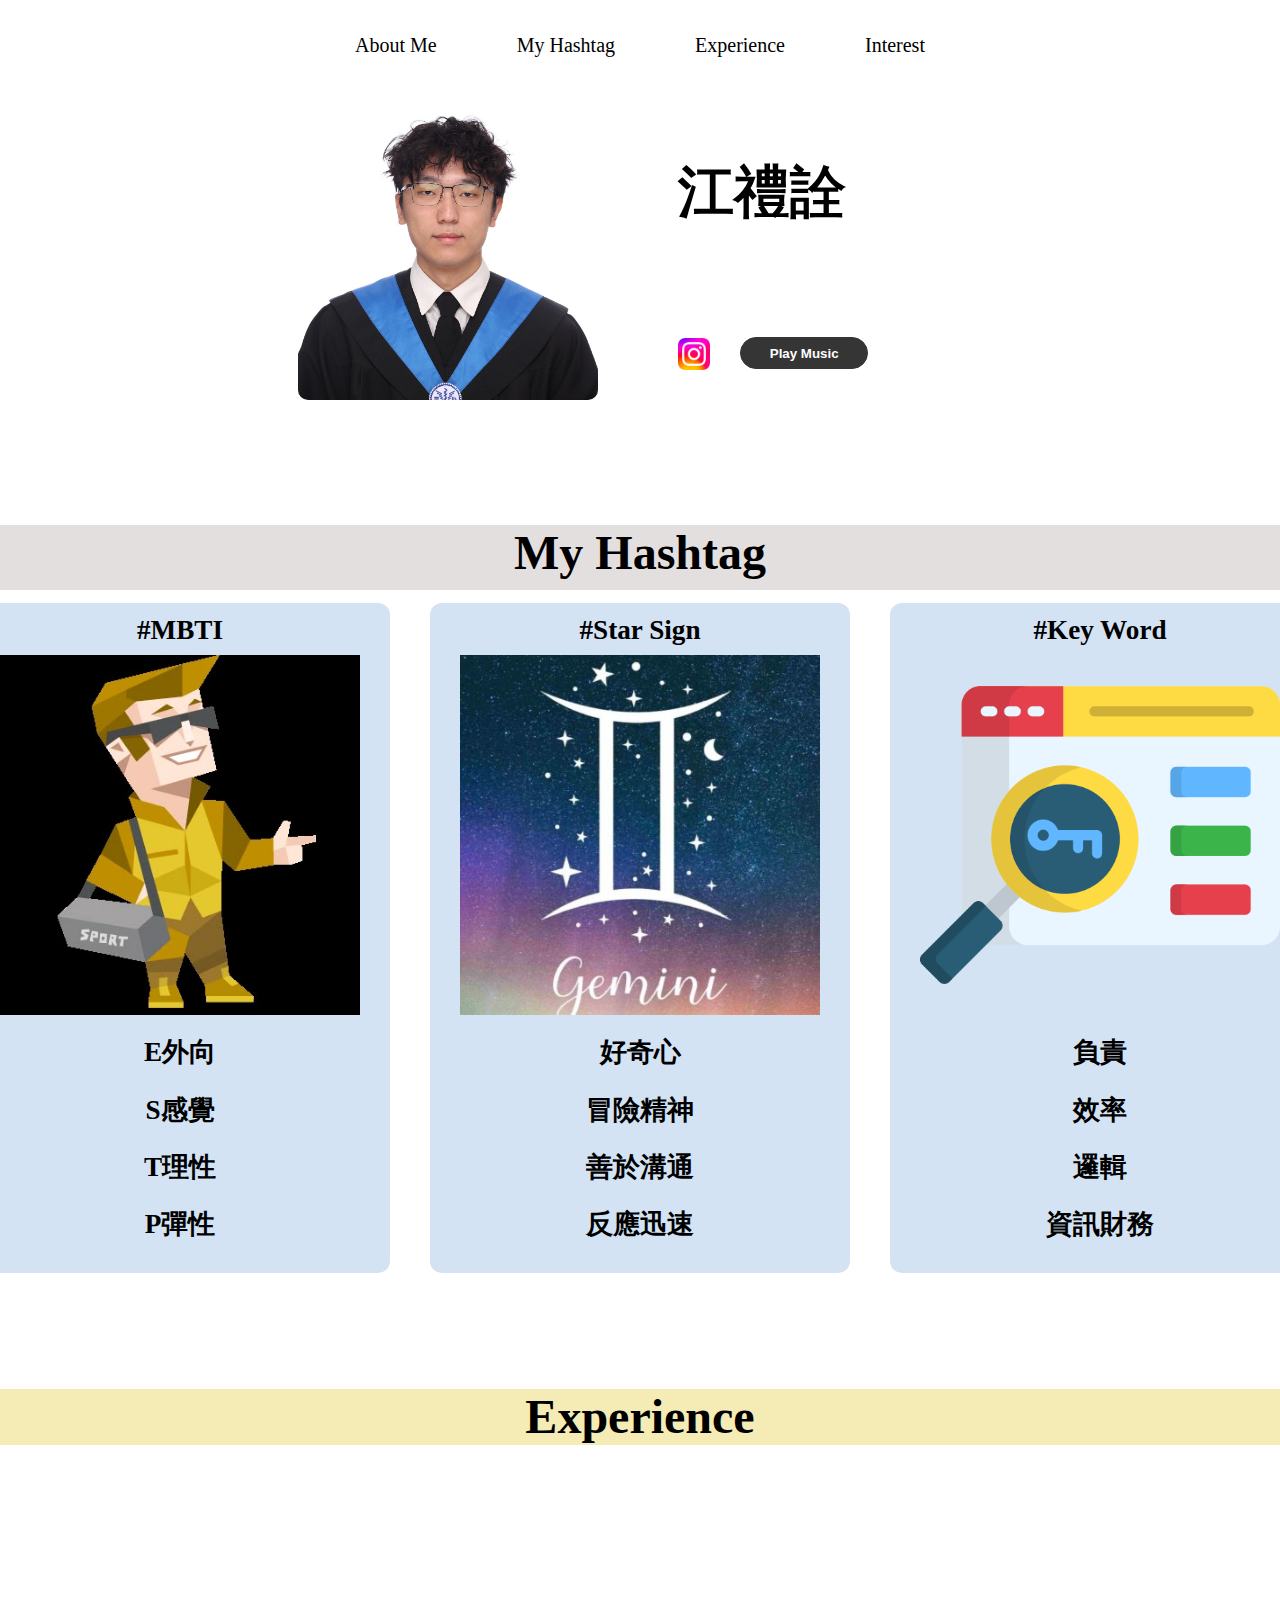
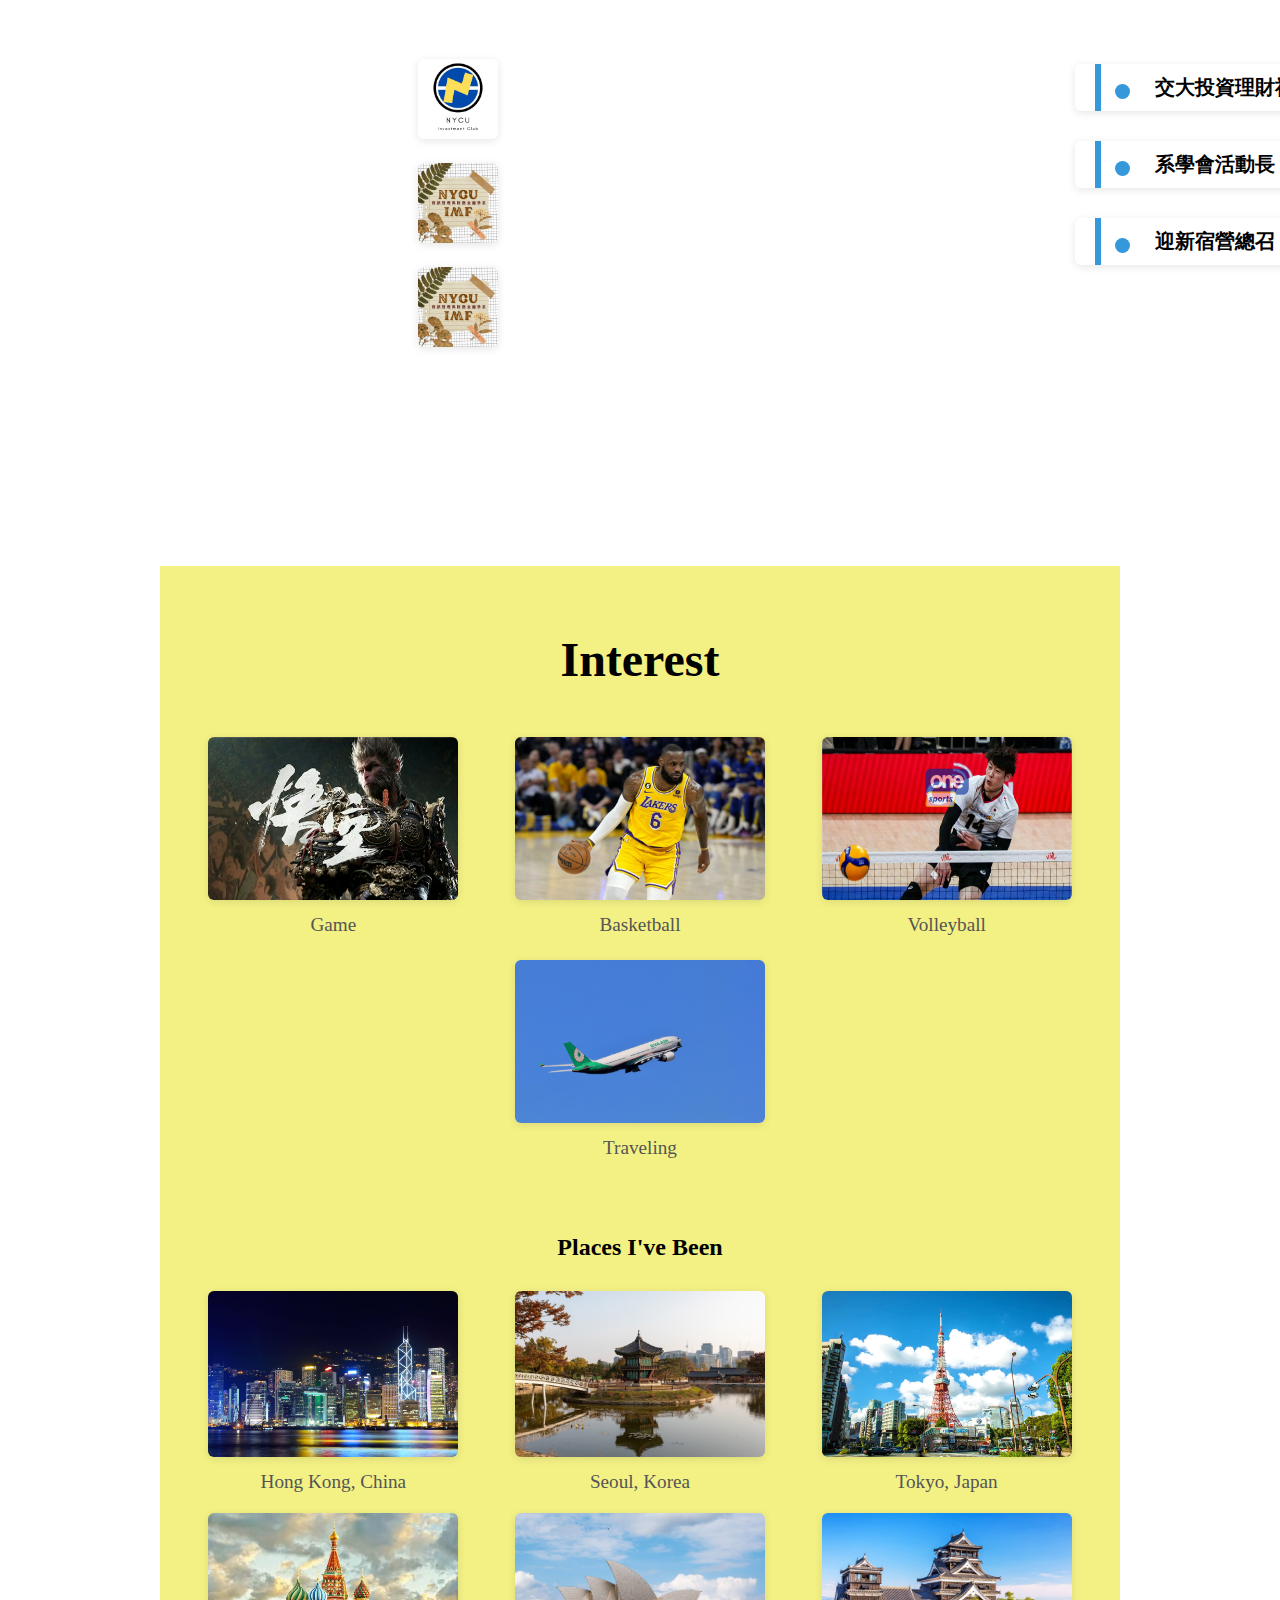
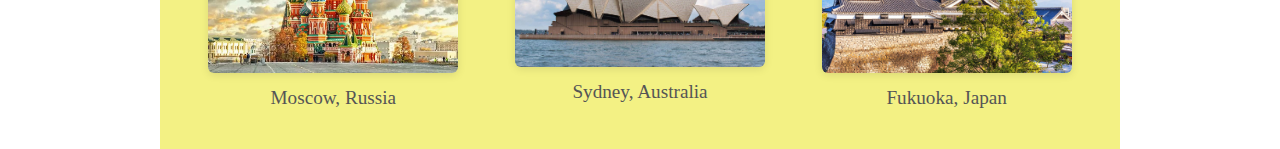
<file: index.html>
<!DOCTYPE html>
<html>
    <head>
        <meta charset="utf-8">
        <title>My homepage</title>
        <meta name="viewport" content="width=device-width, initial-scale=1.0"/>
        <link rel="stylesheet" href="stle.css"/>
    </head>
    <body>      
        <nav id="desktop-nav">
            <div>
                <ul class="nav-links">
                    <li><a href="#profile">About Me</a></li>
                    <li><a href="#Hashtag">My Hashtag</a></li>
                    <li><a href="#Experience">Experience</a></li>
                    <li><a href="#interest">Interest</a></li>
                </ul>
            </div>
        </nav>
        <section id="profile">
            <div class="pic-container">
                <img src="self.jpg" alt="selfie">
            </div>
            <div class="profiletext">
                <h3>Hello, It's Me</h3>
                <h1>江禮詮</h1>
                <h3>I'm from <span>NYCU IMF</span> </h3>
                <h3>You can call me <span>John</span> </h3>
                <div class="myself">
                    <div id="social-container">
                        <img src="ig.jpg" 
                        alt="instagramk" 
                        class="icon" 
                        onclick="location.href='https://www.instagram.com/jonhnnychiang/'"/>
                    </div>
                    <div class="music">
                        <audio id="myAudio">
                        <source src="music.mp3" type="audio/mpeg">
                            Your browser does not support the audio element.
                        </audio>
                        <button class="musicbutton" onclick="playPauseMusic()">Play Music</button>
                    </div>
                </div>
            </div> 
        </section>
        <section id="Hashtag">
            <h1 class="title">My Hashtag</h1>
            <div class="hashblock">
                <div class="block">
                    <h2>#MBTI</h2>
                    <img src="ESTP.jpg" alt="ESTP">
                    <h3>E外向</h3>
                    <h3>S感覺</h3>
                    <h3>T理性</h3>
                    <h3>P彈性</h3>
                </div>
                <div class="block">
                    <h2>#Star Sign</h2>
                    <img src="gemini.jpg" alt="Gemini">
                    <h3>好奇心</h3>
                    <h3>冒險精神</h3>
                    <h3>善於溝通</h3>
                    <h3>反應迅速</h3>
                </div>
                <div class="block">
                    <h2>#Key Word</h2>
                    <img src="keyword.png" alt="Key word">
                    <h3>負責</h3>
                    <h3>效率</h3>
                    <h3>邏輯</h3>
                    <h3>資訊財務</h3>
                </div>
            </div>
        </section>
        <section id="Experience">
            <h1 class="exti">Experience</h1>
            <div class="expcontainer">
                <div class="schoolpics">
                    <div class="schoolpic">
                        <img src="Invest.jpg" alt="NYCU Investment Club"
                        onclick="location.href='https://www.instagram.com/nycu_ic_2021/'">
                    </div>
                    <div class="schoolpic">
                        <img src="NYCUIMF.jpg" alt="NYCUIMF"
                        onclick="location.href='https://www.instagram.com/nycu_imf/'">
                    </div>
                    <div class="schoolpic">
                        <img src="NYCUIMF.jpg" alt="NYCUIMF"
                        onclick="location.href='https://www.instagram.com/nycu_imf/'">
                    </div>
                </div>
                <div class="timeline">
                    <div class="timeline-item">
                        <div class="timeline-content">
                            <h3>交大投資理財社人資部長</h3>
                        </div>
                    </div>
                    <div class="timeline-item">
                        <div class="timeline-content">
                            <h3>系學會活動長</h3>                         
                        </div>
                    </div>
                    <div class="timeline-item">
                        <div class="timeline-content">
                            <h3>迎新宿營總召</h3>
                        </div>
                    </div>
                </div>
                
            </div>

        </section>
            
        
        
        <section id="interest">
            <h1 class="title3">Interest</h1>
            <div class="int">
                <div class="interestbox">
                    <div class="intpic">
                        <img src="game.jpg" alt="game">
                        <p>Game<p>
                    </div>
                    <div class="intpic">
                        <img src="basketball.jpg" alt="basketball">
                        <p>Basketball</p>
                    </div>
                    <div class="intpic">
                        <img src="volleyball.jpg" alt="volleyball">
                        <p>Volleyball</p>
                    </div>
                    <div class="intpic">
                        <img src="travel.jpg" alt="travel">
                        <p>Traveling</p>
                    </div>              
                </div>
                <div class="places">
                    <h2 class="subtitle">Places I've Been</h2>
                    <div class="placebox">
                        <div class="place">
                            <img src="hongkong.jpg" alt="Hong Kong">
                            <p>Hong Kong, China</p>
                        </div>
                        <div class="place">
                            <img src="Korea3.jpg" alt="Korea">
                            <p>Seoul, Korea</p>
                        </div>
                        <div class="place">
                            <img src="tokyo.jpg" alt="Tokyo">
                            <p>Tokyo, Japan</p>
                        </div>
                        <div class="place">
                            <img src="coscow.jpg" alt="Moscow">
                            <p>Moscow, Russia</p>
                        </div>
                        <div class="place">
                            <img src="sydney.jpg" alt="Sydney">
                            <p>Sydney, Australia</p>
                        </div>
                        <div class="place">
                            <img src="fukuoka.jpg" alt="Fukuoka">
                            <p>Fukuoka, Japan</p>
                        </div>
                    </div>
            </div>
        </section>
        <script src="js.js"></script>
        
    </body>
</html>
</file>
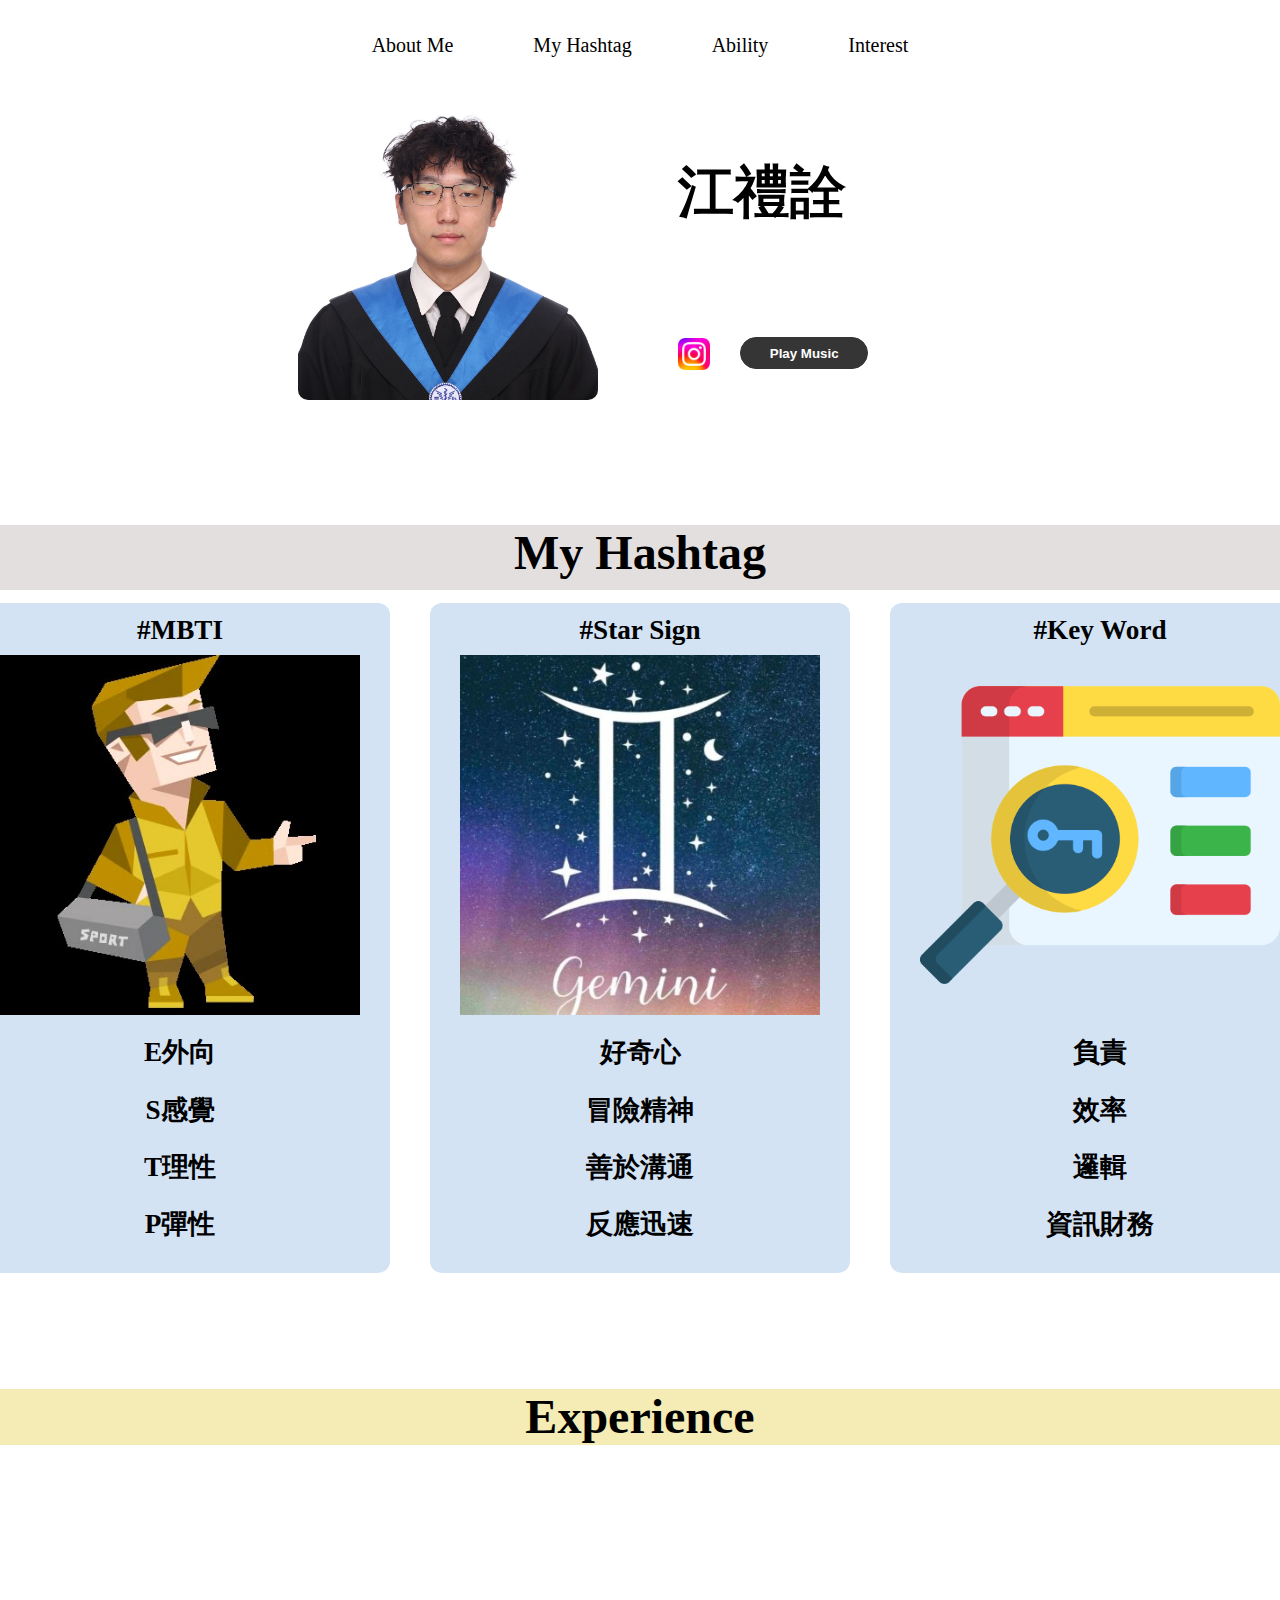
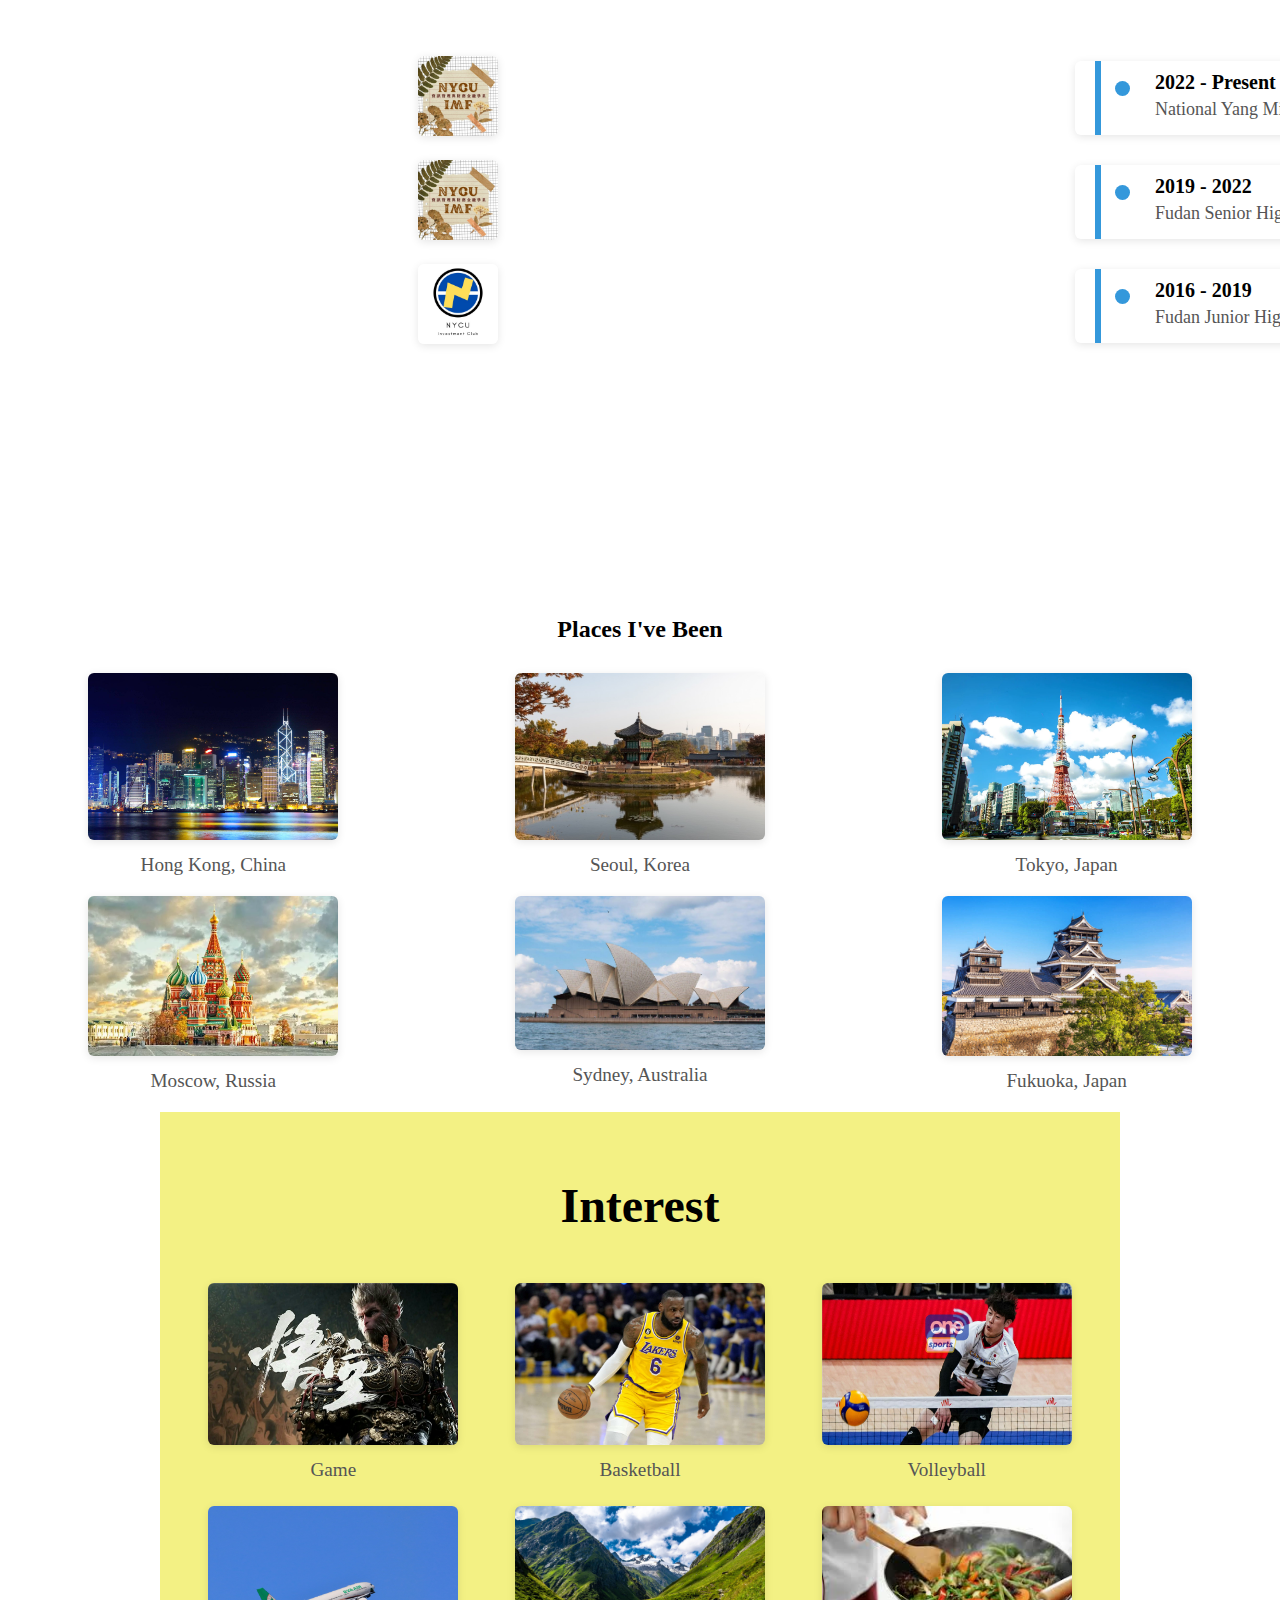
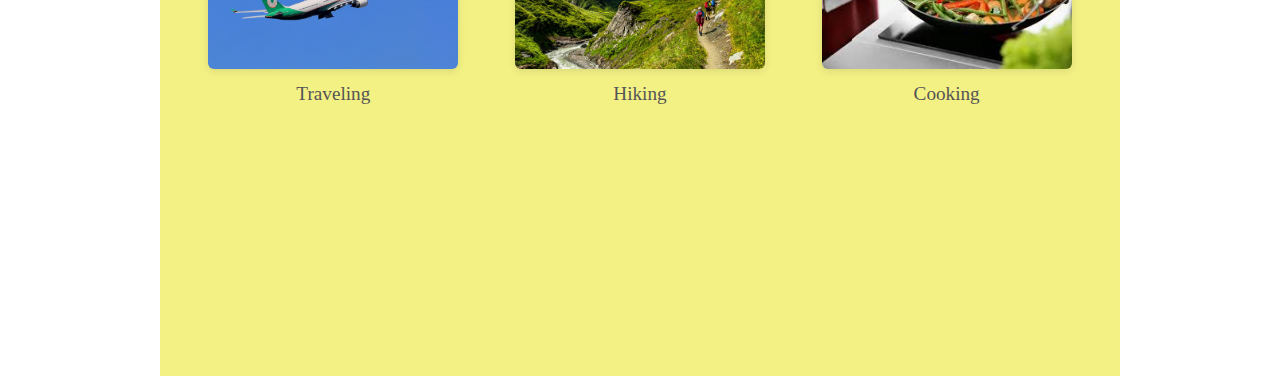
<file: 1433223.html>
<!DOCTYPE html>
<html>
    <head>
        <meta charset="utf-8">
        <title>My homepage</title>
        <meta name="viewport" content="width=device-width, initial-scale=1.0"/>
        <link rel="stylesheet" href="stle.css"/>
    </head>
    <body>      
        <nav id="desktop-nav">
            <div>
                <ul class="nav-links">
                    <li><a href="#profile">About Me</a></li>
                    <li><a href="#Hashtag">My Hashtag</a></li>
                    <li><a href="#ability">Ability</a></li>
                    <li><a href="#interest">Interest</a></li>
                </ul>
            </div>
        </nav>
        <section id="profile">
            <div class="pic-container">
                <img src="self.jpg" alt="selfie">
            </div>
            <div class="profiletext">
                <h3>Hello, It's Me</h3>
                <h1>江禮詮</h1>
                <h3>I'm from <span>NYCU IMF</span> </h3>
                <h3>You can call me <span>John</span> </h3>
                <div class="myself">
                    <div id="social-container">
                        <img src="ig.jpg" 
                        alt="instagramk" 
                        class="icon" 
                        onclick="location.href='https://www.instagram.com/jonhnnychiang/'"/>
                    </div>
                    <div class="music">
                        <audio id="myAudio">
                        <source src="music.mp3" type="audio/mpeg">
                            Your browser does not support the audio element.
                        </audio>
                        <button class="musicbutton" onclick="playPauseMusic()">Play Music</button>
                    </div>
                </div>
            </div> 
        </section>
        <section id="Hashtag">
            <h1 class="title">My Hashtag</h1>
            <div class="hashblock">
                <div class="block">
                    <h2>#MBTI</h2>
                    <img src="ESTP.jpg" alt="ESTP">
                    <h3>E外向</h3>
                    <h3>S感覺</h3>
                    <h3>T理性</h3>
                    <h3>P彈性</h3>
                </div>
                <div class="block">
                    <h2>#Star Sign</h2>
                    <img src="gemini.jpg" alt="Gemini">
                    <h3>好奇心</h3>
                    <h3>冒險精神</h3>
                    <h3>善於溝通</h3>
                    <h3>反應迅速</h3>
                </div>
                <div class="block">
                    <h2>#Key Word</h2>
                    <img src="keyword.png" alt="Key word">
                    <h3>負責</h3>
                    <h3>效率</h3>
                    <h3>邏輯</h3>
                    <h3>資訊財務</h3>
                </div>
            </div>
        </section>
        <section id="Experience">
            <h1 class="exti">Experience</h1>
            <div class="expcontainer">
                <div class="schoolpics">
                    <div class="schoolpic">
                        <img src="NYCUIMF.jpg" alt="NYCUIMF"
                        onclick="location.href='https://www.instagram.com/nycu_imf/'">
                    </div>
                    <div class="schoolpic">
                        <img src="NYCUIMF.jpg" alt="NYCUIMF"
                        onclick="location.href='https://www.instagram.com/nycu_imf/'">
                    </div>
                    <div class="schoolpic">
                        <img src="Invest.jpg" alt="NYCU Investment Club"
                        onclick="location.href='https://www.instagram.com/nycu_ic_2021/'">
                    </div>
                </div>
                <div class="timeline">
                    <div class="timeline-item">
                        <div class="timeline-content">
                            <h3>2022 - Present</h3>
                            <p>National Yang Ming Chiao Tung University</p>
                        </div>
                    </div>
                    <div class="timeline-item">
                        <div class="timeline-content">
                            <h3>2019 - 2022</h3>
                            <p>Fudan Senior High School</p>
                        </div>
                    </div>
                    <div class="timeline-item">
                        <div class="timeline-content">
                            <h3>2016 - 2019</h3>
                            <p>Fudan Junior High School</p>
                        </div>
                    </div>
                </div>
                
            </div>

        </section>
            <div class="places">
                <h2 class="subtitle">Places I've Been</h2>
                <div class="placebox">
                    <div class="place">
                        <img src="hongkong.jpg" alt="Hong Kong">
                        <p>Hong Kong, China</p>
                    </div>
                    <div class="place">
                        <img src="Korea3.jpg" alt="Korea">
                        <p>Seoul, Korea</p>
                    </div>
                    <div class="place">
                        <img src="tokyo.jpg" alt="Tokyo">
                        <p>Tokyo, Japan</p>
                    </div>
                    <div class="place">
                        <img src="coscow.jpg" alt="Moscow">
                        <p>Moscow, Russia</p>
                    </div>
                    <div class="place">
                        <img src="sydney.jpg" alt="Sydney">
                        <p>Sydney, Australia</p>
                    </div>
                    <div class="place">
                        <img src="fukuoka.jpg" alt="Fukuoka">
                        <p>Fukuoka, Japan</p>
                    </div>
                </div>
            </div>
        
        
        <section id="interest">
            <div class="int">
                <h1 class="title3">Interest</h1>
                <div class="interestbox">
                    <div class="intpic">
                        <img src="game.jpg" alt="game">
                        <p>Game<p>
                    </div>
                    <div class="intpic">
                        <img src="basketball.jpg" alt="basketball">
                        <p>Basketball</p>
                    </div>
                    <div class="intpic">
                        <img src="volleyball.jpg" alt="volleyball">
                        <p>Volleyball</p>
                    </div>
                    <div class="intpic">
                        <img src="travel.jpg" alt="travel">
                        <p>Traveling</p>
                    </div>
                    <div class="intpic">
                        <img src="hiking.jpg" alt="hiking">
                        <p>Hiking</p>
                    </div>
                    <div class="intpic">
                        <img src="cooking.jpg" alt="cooking">
                        <p>Cooking</p>
                    </div>
                </div>
            </div>
        </section>
        <script src="js.js"></script>
        
    </body>
</html>
</file>
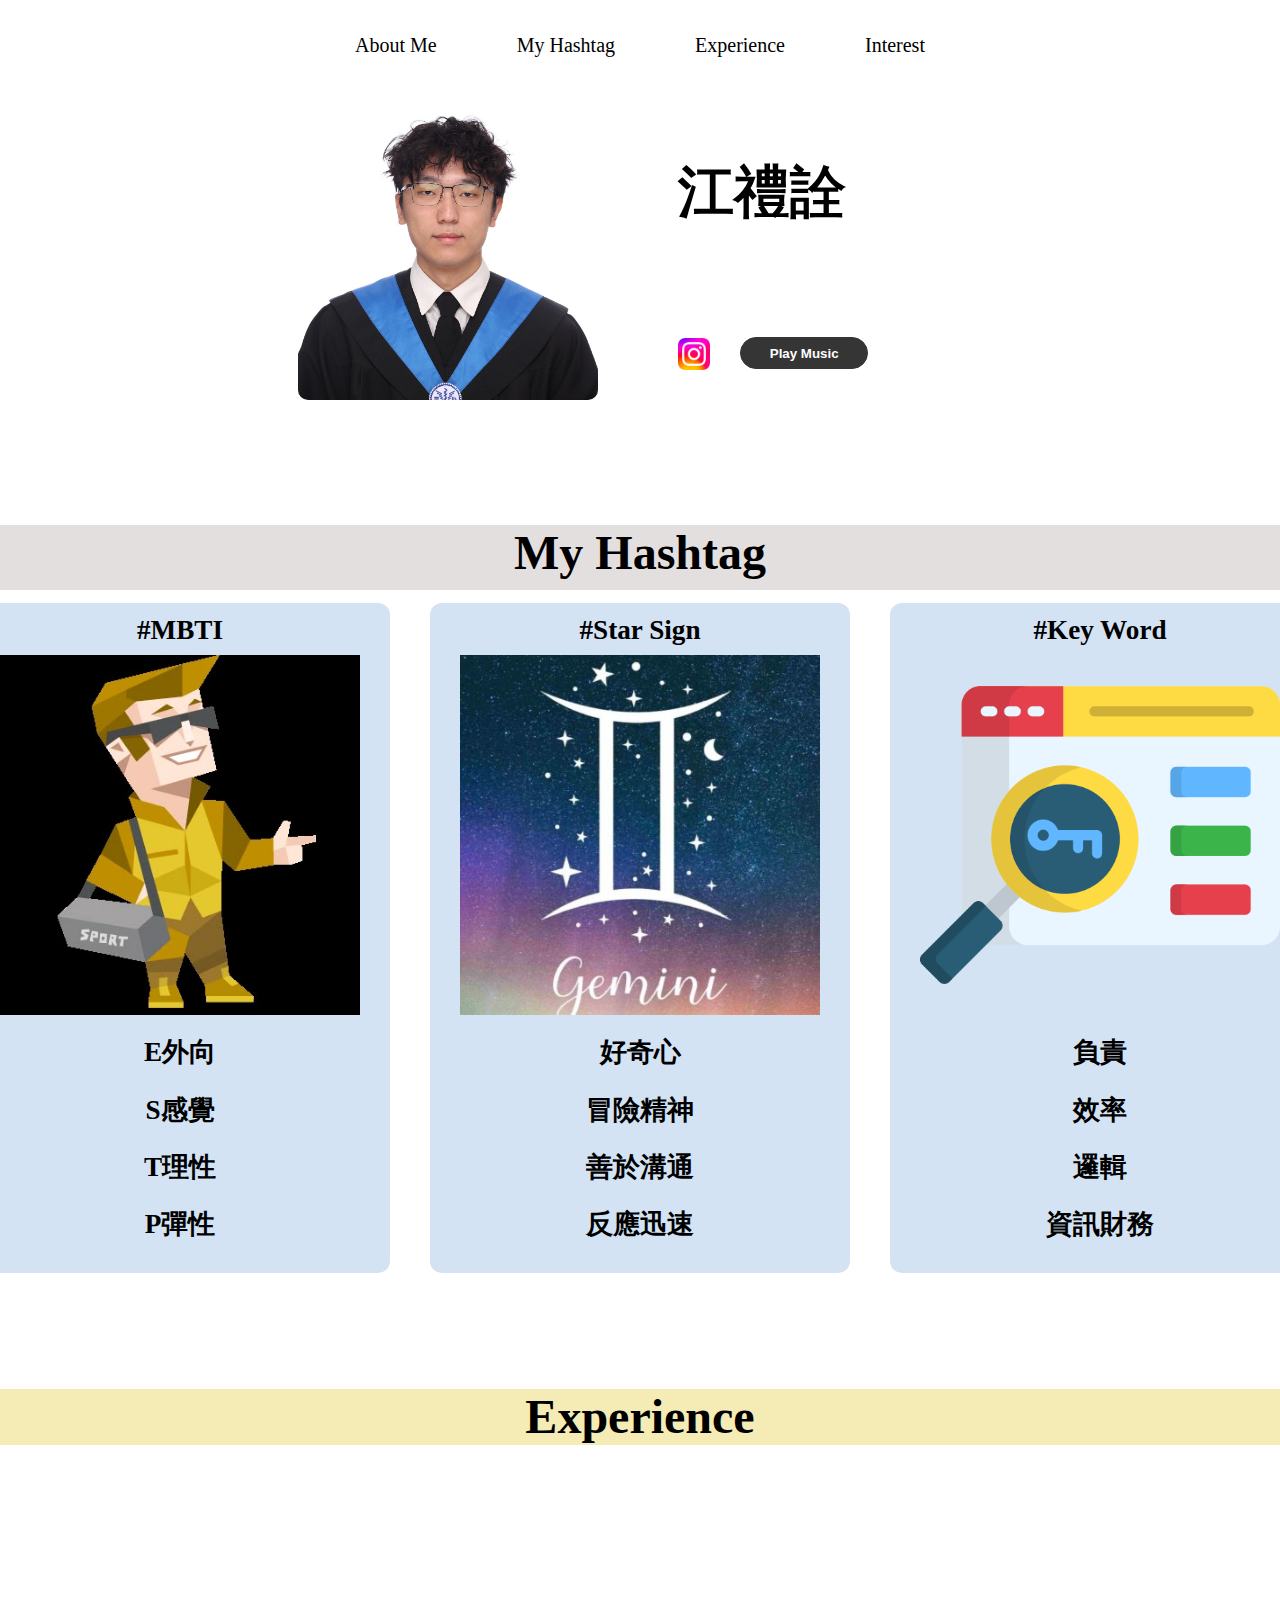
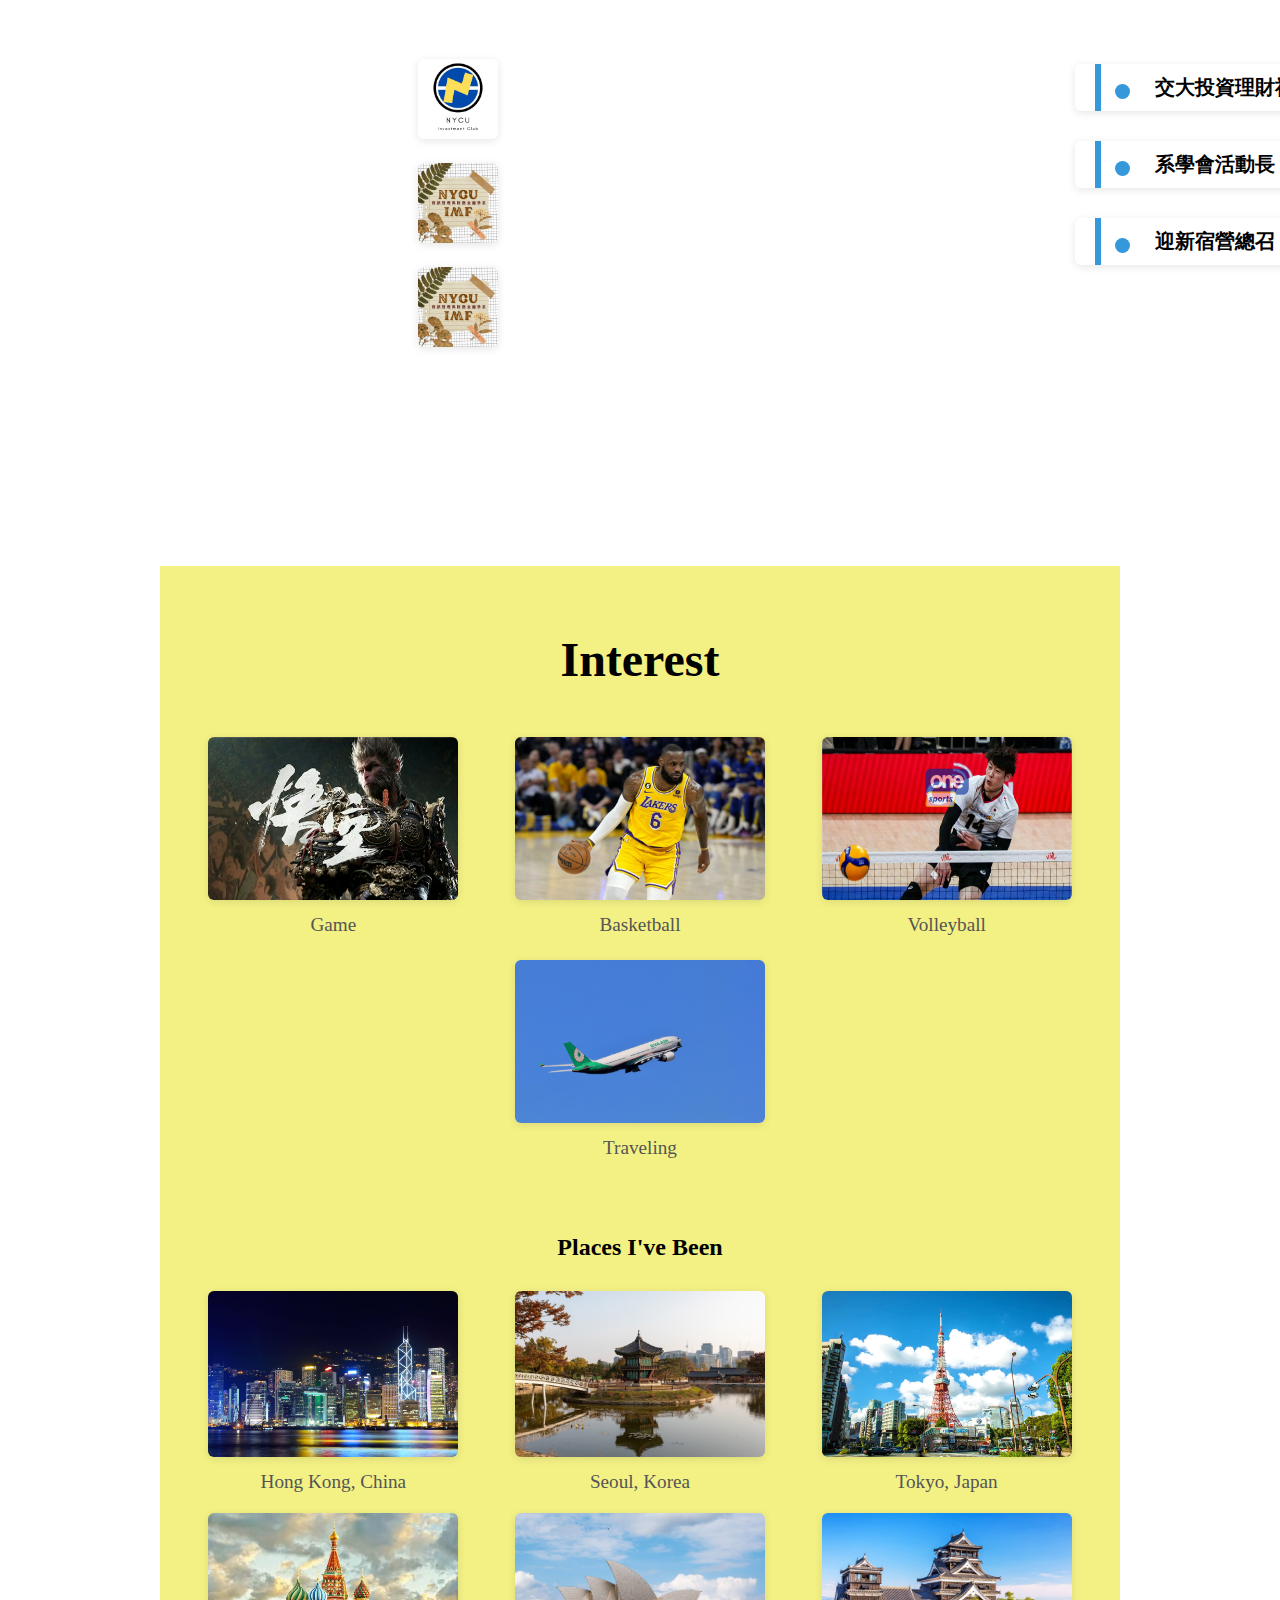
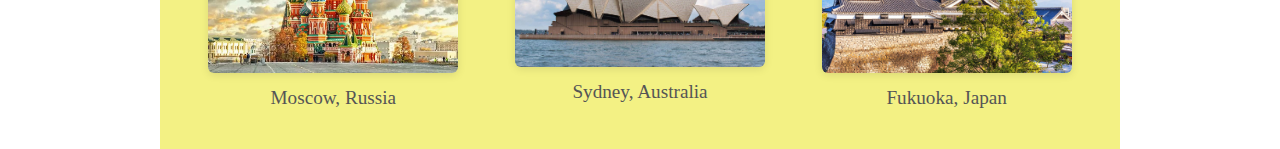
<file: hw1_111705059.html>
<!DOCTYPE html>
<html>
    <head>
        <meta charset="utf-8">
        <title>My homepage</title>
        <meta name="viewport" content="width=device-width, initial-scale=1.0"/>
        <link rel="stylesheet" href="stle.css"/>
    </head>
    <body>      
        <nav id="desktop-nav">
            <div>
                <ul class="nav-links">
                    <li><a href="#profile">About Me</a></li>
                    <li><a href="#Hashtag">My Hashtag</a></li>
                    <li><a href="#Experience">Experience</a></li>
                    <li><a href="#interest">Interest</a></li>
                </ul>
            </div>
        </nav>
        <section id="profile">
            <div class="pic-container">
                <img src="self.jpg" alt="selfie">
            </div>
            <div class="profiletext">
                <h3>Hello, It's Me</h3>
                <h1>江禮詮</h1>
                <h3>I'm from <span>NYCU IMF</span> </h3>
                <h3>You can call me <span>John</span> </h3>
                <div class="myself">
                    <div id="social-container">
                        <img src="ig.jpg" 
                        alt="instagramk" 
                        class="icon" 
                        onclick="location.href='https://www.instagram.com/jonhnnychiang/'"/>
                    </div>
                    <div class="music">
                        <audio id="myAudio">
                        <source src="music.mp3" type="audio/mpeg">
                            Your browser does not support the audio element.
                        </audio>
                        <button class="musicbutton" onclick="playPauseMusic()">Play Music</button>
                    </div>
                </div>
            </div> 
        </section>
        <section id="Hashtag">
            <h1 class="title">My Hashtag</h1>
            <div class="hashblock">
                <div class="block">
                    <h2>#MBTI</h2>
                    <img src="ESTP.jpg" alt="ESTP">
                    <h3>E外向</h3>
                    <h3>S感覺</h3>
                    <h3>T理性</h3>
                    <h3>P彈性</h3>
                </div>
                <div class="block">
                    <h2>#Star Sign</h2>
                    <img src="gemini.jpg" alt="Gemini">
                    <h3>好奇心</h3>
                    <h3>冒險精神</h3>
                    <h3>善於溝通</h3>
                    <h3>反應迅速</h3>
                </div>
                <div class="block">
                    <h2>#Key Word</h2>
                    <img src="keyword.png" alt="Key word">
                    <h3>負責</h3>
                    <h3>效率</h3>
                    <h3>邏輯</h3>
                    <h3>資訊財務</h3>
                </div>
            </div>
        </section>
        <section id="Experience">
            <h1 class="exti">Experience</h1>
            <div class="expcontainer">
                <div class="schoolpics">
                    <div class="schoolpic">
                        <img src="Invest.jpg" alt="NYCU Investment Club"
                        onclick="location.href='https://www.instagram.com/nycu_ic_2021/'">
                    </div>
                    <div class="schoolpic">
                        <img src="NYCUIMF.jpg" alt="NYCUIMF"
                        onclick="location.href='https://www.instagram.com/nycu_imf/'">
                    </div>
                    <div class="schoolpic">
                        <img src="NYCUIMF.jpg" alt="NYCUIMF"
                        onclick="location.href='https://www.instagram.com/nycu_imf/'">
                    </div>
                </div>
                <div class="timeline">
                    <div class="timeline-item">
                        <div class="timeline-content">
                            <h3>交大投資理財社人資部長</h3>
                        </div>
                    </div>
                    <div class="timeline-item">
                        <div class="timeline-content">
                            <h3>系學會活動長</h3>                         
                        </div>
                    </div>
                    <div class="timeline-item">
                        <div class="timeline-content">
                            <h3>迎新宿營總召</h3>
                        </div>
                    </div>
                </div>
                
            </div>

        </section>
            
        
        
        <section id="interest">
            <h1 class="title3">Interest</h1>
            <div class="int">
                <div class="interestbox">
                    <div class="intpic">
                        <img src="game.jpg" alt="game">
                        <p>Game<p>
                    </div>
                    <div class="intpic">
                        <img src="basketball.jpg" alt="basketball">
                        <p>Basketball</p>
                    </div>
                    <div class="intpic">
                        <img src="volleyball.jpg" alt="volleyball">
                        <p>Volleyball</p>
                    </div>
                    <div class="intpic">
                        <img src="travel.jpg" alt="travel">
                        <p>Traveling</p>
                    </div>              
                </div>
                <div class="places">
                    <h2 class="subtitle">Places I've Been</h2>
                    <div class="placebox">
                        <div class="place">
                            <img src="hongkong.jpg" alt="Hong Kong">
                            <p>Hong Kong, China</p>
                        </div>
                        <div class="place">
                            <img src="Korea3.jpg" alt="Korea">
                            <p>Seoul, Korea</p>
                        </div>
                        <div class="place">
                            <img src="tokyo.jpg" alt="Tokyo">
                            <p>Tokyo, Japan</p>
                        </div>
                        <div class="place">
                            <img src="coscow.jpg" alt="Moscow">
                            <p>Moscow, Russia</p>
                        </div>
                        <div class="place">
                            <img src="sydney.jpg" alt="Sydney">
                            <p>Sydney, Australia</p>
                        </div>
                        <div class="place">
                            <img src="fukuoka.jpg" alt="Fukuoka">
                            <p>Fukuoka, Japan</p>
                        </div>
                    </div>
            </div>
        </section>
        <script src="js.js"></script>
        
    </body>
</html>
</file>
<file: stle.css>
*{
    margin: 0;
    padding: 0; 
}
html {
    scroll-behavior: smooth;
}
p{
    color: rgb(85, 85, 85);
}
/*tramsition*/
a,
.btn{
    transition: all 300ms ease;
}
/*desktop-nav*/
#desktop-nav{
  position: fixed;
  top: 0;
  width: 100%;
  z-index: 1000;
  background-color: #ffffff;
}
nav,
.nav-links{
    display: flex;

}
nav{
    justify-content: space-around;
    align-items: center;
    height: 10vh;
}
.nav-links{
    gap: 5rem;
    list-style: none;
    font-size: 1.25rem;
}
a{
    color: black;
    text-decoration: none;
    text-decoration-color:white ;
}
a:hover{
    color: grey;
    text-decoration: underline;
    text-underline-offset: 1rem;
    text-decoration-color: rgb(181,181,181);
}

/* SECTIONS */

section {
    padding-top: 100px;
    height: 96vh;
    margin: 0 10rem;
    box-sizing: border-box;
    min-height: fit-content;
  }
  
  .section-container {
    display: flex;
  }
  
  /* PROFILE SECTION */
  
  #profile {
    display: flex;
    justify-content: center;
    height: 40vh;
    margin-bottom: 3%;
  }
  
.pic-container {
  display: flex;
  justify-content: center;
  align-items: center;
  height: 300px;
  width: 300px;
  margin-left:-10px ;
  margin-right: 80px;
  overflow: hidden; /* 超出部分隱藏 */
  border-radius: 10px; /* 可選，讓邊緣更美觀 */
}

.pic-container img {
  width: 100%;
  height: 100%;
  object-fit: cover; /* 等比例放大並裁切超出部分 */
  object-position: center; /* 置中顯示 */
  display: block;
}
  .profiletext {
    align-self: center;
    text-align: left;
  }
  .profiletext h3{
    font-size: 32px;
    font-weight: 700;
    opacity: 0;
    animation: slideBottom 1s ease forwards;
    animation-delay: .7s;
  }
  .profiletext h3:nth-of-type(2){
    margin-bottom: 20px;
  }
  .profiletext h3 span{
    color: lightskyblue;
  }

  .profiletext h1{
    font-size: 56px;
    font-weight: 700;
    margin: -3px 0;
  }
  .profiletext p {
    font-size: 16px;
  }
  .myself{
    display: flex;
    display: flex; gap: 20px;
  }
  #social-container {
    display: flex;
    justify-content: center;
    margin-top: 1rem;
    gap: 1rem;
  }
  
  /* ICONS */
  
.icon {
    cursor: pointer;
    height: 2rem;
  }
/*music*/
.music{
    display: flex;
    justify-content: center;
    margin: 10px;
}
.musicbutton{
    font-weight: 600;
    transition: all 300ms ease;
    margin-top: 0.3rem;
    padding: 0.5rem;
    height: 2rem;
    width: 8rem;
    border-radius: 2rem;
    border: rgb(53, 53, 53) 0.1rem solid;
    background: rgb(53, 53, 53);
    color: white;
}
.musicbutton:hover{
    cursor: pointer;
    background: rgb(0, 0, 0);
}

/*animation*/
@keyframes slideBottom{
  0%{
      transform: translateY(100px);
      opacity: 0;
  }
  100% {
      transform: translateY(0);
      opacity: 1;
  }
}
/*Hashtag*/
#Hashtag {
  padding: 20px;
  background-color: white;
  display: grid;
  justify-content: center;
}

.title {
  font-size: 3rem;
  text-align: center;
  width: 1340px;
  margin-top: 5%;
  margin-bottom:1%;
  background-color: rgb(227, 223, 223);
}
.hashblock{
  display: flex; 
  justify-content: space-between;
  align-items: flex-start;
  gap: 40px;
}
.block{
  width: 400px;
  height: 650px;
  background-color: #d3e3f4;
  display: grid;
  justify-items: center;  /* 水平置中 */
  align-items: start;
  gap: 0px;               /* ✅ 元素之間距離縮短 (原本0可改4px更自然) */
  padding: 10px;          /* 內距讓內容不貼邊 */
  border-radius: 12px;    /* 可選：讓整體更柔和 */
}
.block h2{
  font-size: 1.7rem;
  margin-top: 2px;
  margin-bottom: -10px;
}
.block img{
  width: 360px;
  height: 360px;
}
.block h3{
  font-size: 1.7rem;
  margin-bottom:2px;
}
/*Exp*/
#Experience {
  padding: 20px;
  background-color: white;
  display: grid;
  justify-content: center;
}
.exti{
  font-size: 3rem;
  text-align: center;
  width: 1340px;
  height: 55.2px;
  margin-top: 5%;
  margin-bottom:1%;
  background-color: rgb(245, 235, 180);
}
.expcontainer {
  display: flex; 
  justify-content: space-between;
  align-items: flex-start;
}
.timeline {
  max-width: 600px;
  margin-right: -25%; 
  margin-left: 100px;
  flex: 1; 
}

.timeline-item {
  padding: 10px 40px;
  position: relative;
  background-color: #ffffff;
  border-radius: 6px;
  margin: 30px 30px;
  box-shadow: 0 2px 8px rgba(0, 0, 0, 0.1);
}

.timeline-item::after {
  content: '';
  position: absolute;
  width: 6px;
  height: 100%;
  background-color: #3498db;
  top: 0;
  left: 20px;
}

.timeline-item h3 {
  font-size: 20px;
  margin: 0;
}

.timeline-item p {
  font-size: 18px;
  margin: 5px 0;
}

.timeline-content {
  padding-left: 40px;
  position: relative;
}

.timeline-content::before {
  content: '';
  position: absolute;
  width: 15px;
  height: 15px;
  border-radius: 50%;
  background-color: #3498db;
  top: 10px;
  left: 0;
}

.schoolpics {
  flex: 1; 
  display: flex;
  flex-direction: column;
  align-items: center;
  margin-top: 25px;
}

.schoolpic {
  margin-bottom: 20px;
}

.schoolpic img {
  width: 80px;
  height: auto;
  border-radius: 6px;
  box-shadow: 0 2px 8px rgba(0, 0, 0, 0.1);
}

/*ability*/
#ability {
  padding: 20px;
  background-color: #e5edf5;
  height: 100%;
}
.title2{
  font-size: 3rem;
  text-align: center;
  margin-top: 5%;
  margin-bottom: 50px;
}
.ab .abilitybox{
  position: relative;
  width: 100%;
  display: grid;
  grid-template-columns: 350px 1fr;
  justify-content: center;
  align-items: center;
  margin-bottom: 20px;
}
.ab .abilitybox h4{
  text-transform: uppercase;
  color: #9f71b3;
  font-weight: 500;
  font-size: 1.5rem;
}
.abilitybox .bar{
  position: relative;
  width: 100%;
  height: 10px;
  background: #c3bdbd;
}
.abilitybox .bar div{
  position: absolute;
  top: 0;
  left: 0;
  height: 100%;
  background: #9f71b3;
}
/*vacation*/
.places {
  margin-top: 50px;
  text-align: center;
}
.subtitle {
  font-size: 1.5rem;
  margin-bottom: 30px;
}

.placebox {
  display: flex;
  flex-wrap: wrap;
  justify-content: space-around;
}

.place {
  flex-basis: 30%; 
  margin-bottom: 20px;
  text-align: center;
}

.place img {
  width: 100%;
  height: auto;
  max-width: 250px; 
  border-radius: 6px;
  box-shadow: 0 2px 8px rgba(0, 0, 0, 0.1);
}

.place p {
  margin-top: 10px;
  font-size: 1.2rem;
}

/*interest*/
#interest {
  padding: 20px;
  background-color: #f3f184;
}
.title3{
  font-size: 3rem;
  text-align: center;
  margin-top: 5%;
  margin-bottom: 50px;
}
.interestbox {
  display: flex;
  flex-wrap: wrap;
  justify-content: space-around;
}
.intpic {
  flex-basis: 30%;
  margin-bottom: 20px;
  text-align: center;
}

.intpic img {
  width: 100%;
  height: 80%;
  max-width: 250px; 
  border-radius: 6px;
  box-shadow: 0 2px 8px rgba(0, 0, 0, 0.1);
}
.intpic p {
  margin-top: 10px;
  font-size: 1.2rem;
}
</file>
